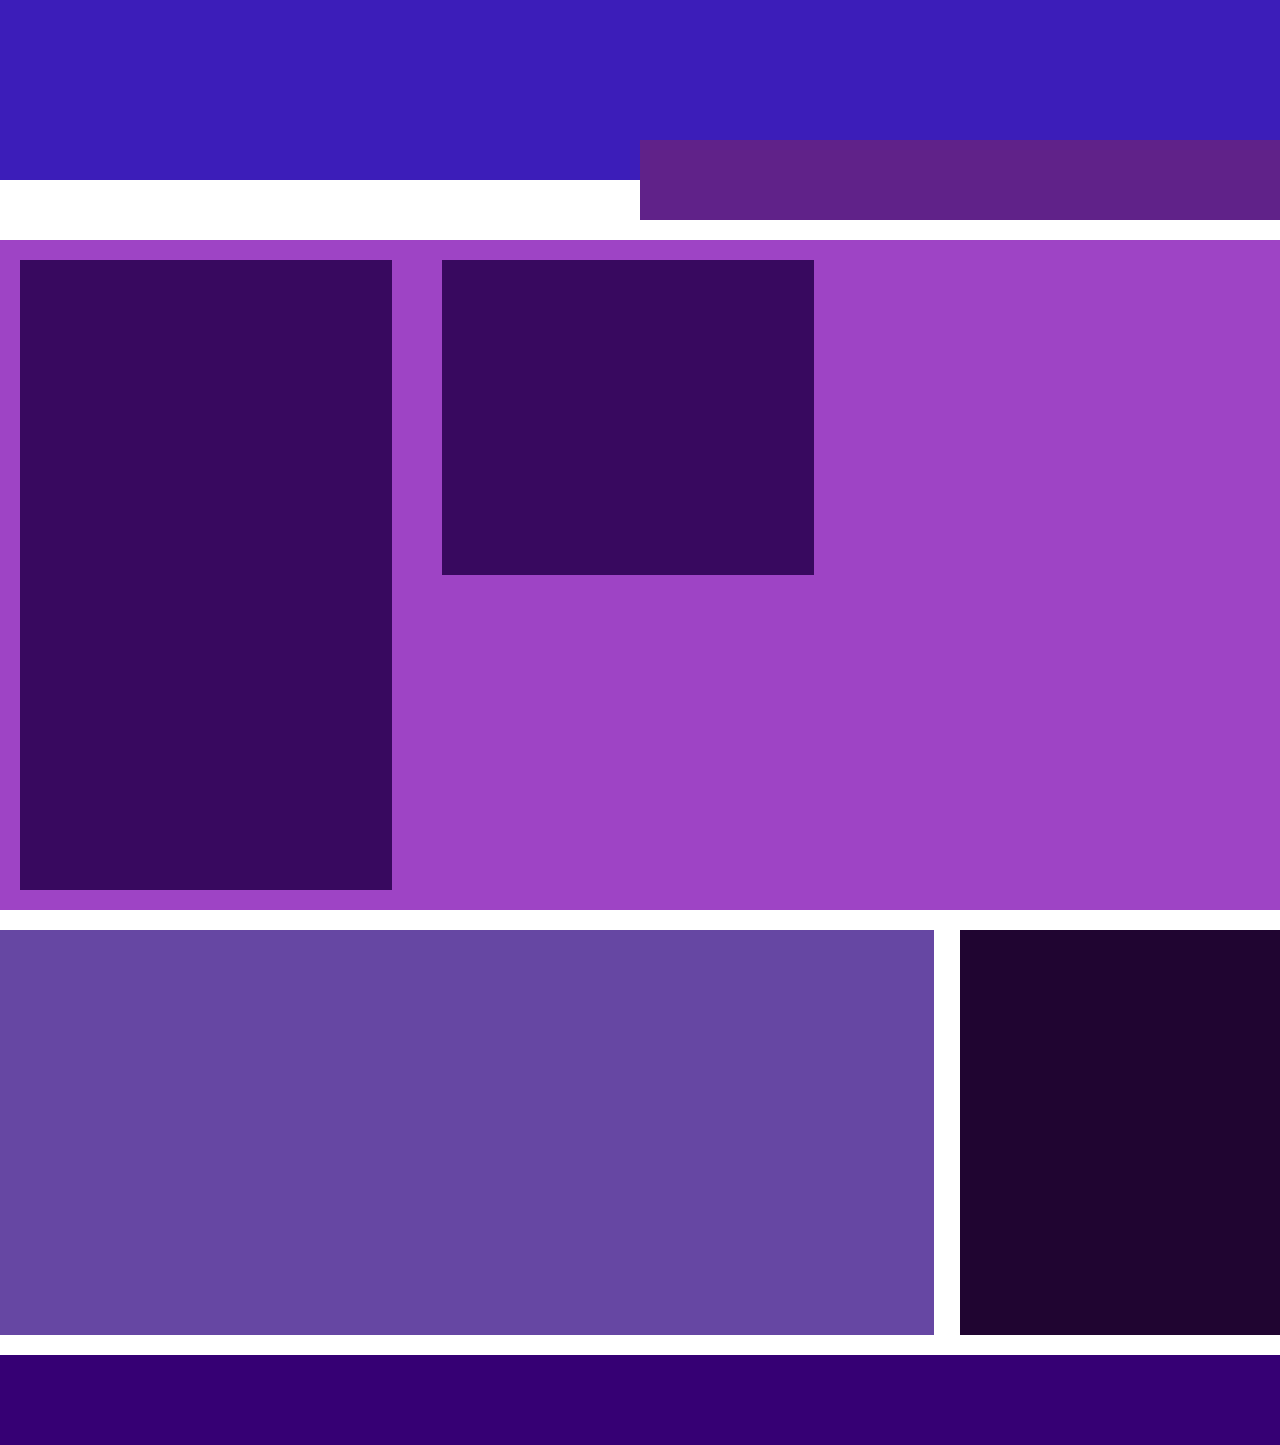
<file: 04_estructura3/index.html>
<!DOCTYPE html>
<html lang="es">
<head>
    <meta charset="UTF-8">
    <meta name="viewport" content="width=device-width, initial-scale=1.0">
    <title>Tercera Estructura</title>
    <link rel="stylesheet" href="css/estilos.css">

</head>
<body>
    <header></header>
    <nav class="general"></nav>
    <section id="principal">
        <article></article>
        <article></article>
        <article></article>
    </section>
    <section id="secundario">
        <article id="uno"></article>
        <article id="dos"></article>
    </section>
    <footer></footer>
</body>
</html>
</file>
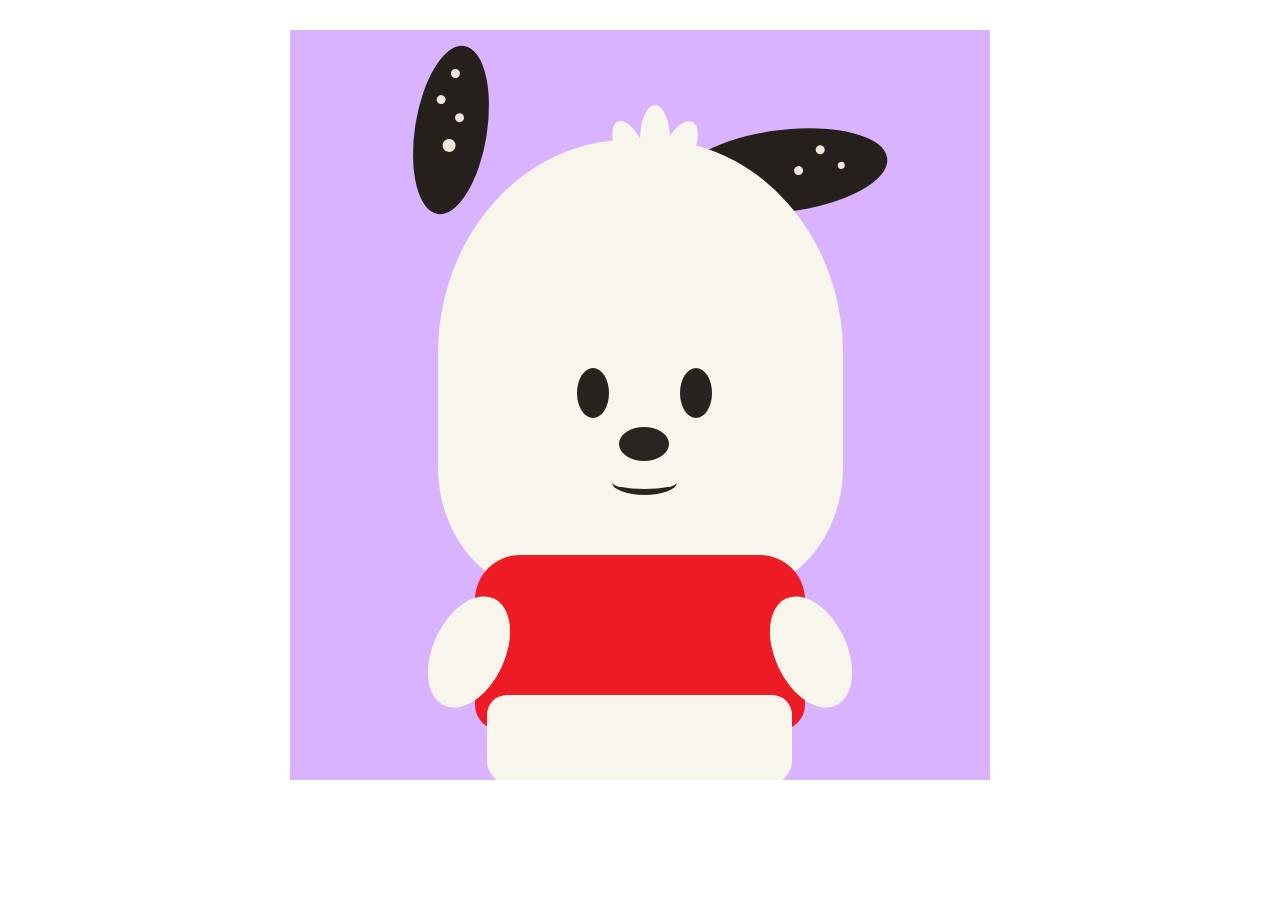
<file: 06_personaje/index.html>
<!DOCTYPE html>
<html lang="es">
<head>
    <meta charset="UTF-8">
    <meta name="viewport" content="width=device-width, initial-scale=1.0">
    <title>Personaje</title>
    <link rel="stylesheet" href="css/estilos.css">
</head>
<body>

    <section class="escena">

        <section class="personaje">

            <div class="antena antena_izquierda">
                <span class="puntito p1"></span>
                <span class="puntito p2"></span>
                <span class="puntito p3"></span>
                <span class="puntito p4"></span>
            </div>

            <div class="antena antena_derecha">
                <span class="puntito p1"></span>
                <span class="puntito p2"></span>
                <span class="puntito p3"></span>
            </div>

            <div class="mechon mechon_uno"></div>
            <div class="mechon mechon_dos"></div>
            <div class="mechon mechon_tres"></div>

            <div class="cabeza"></div>

            <section class="ojos">
                <div class="ojo"></div>
                <div class="ojo"></div>
            </section>

            <div class="nariz"></div>
            <div class="boca"></div>

            <section class="playera">
                <div class="brazo brazo_izquierdo"></div>
                <div class="brazo brazo_derecho"></div>
            </section>

            <div class="panza"></div>

            <div class="pierna pierna_izquierda">
                <div class="pie"></div>
            </div>

            <div class="pierna pierna_derecha">
                <div class="pie"></div>
            </div>

        </section>

    </section>

</body>
</html>
</file>
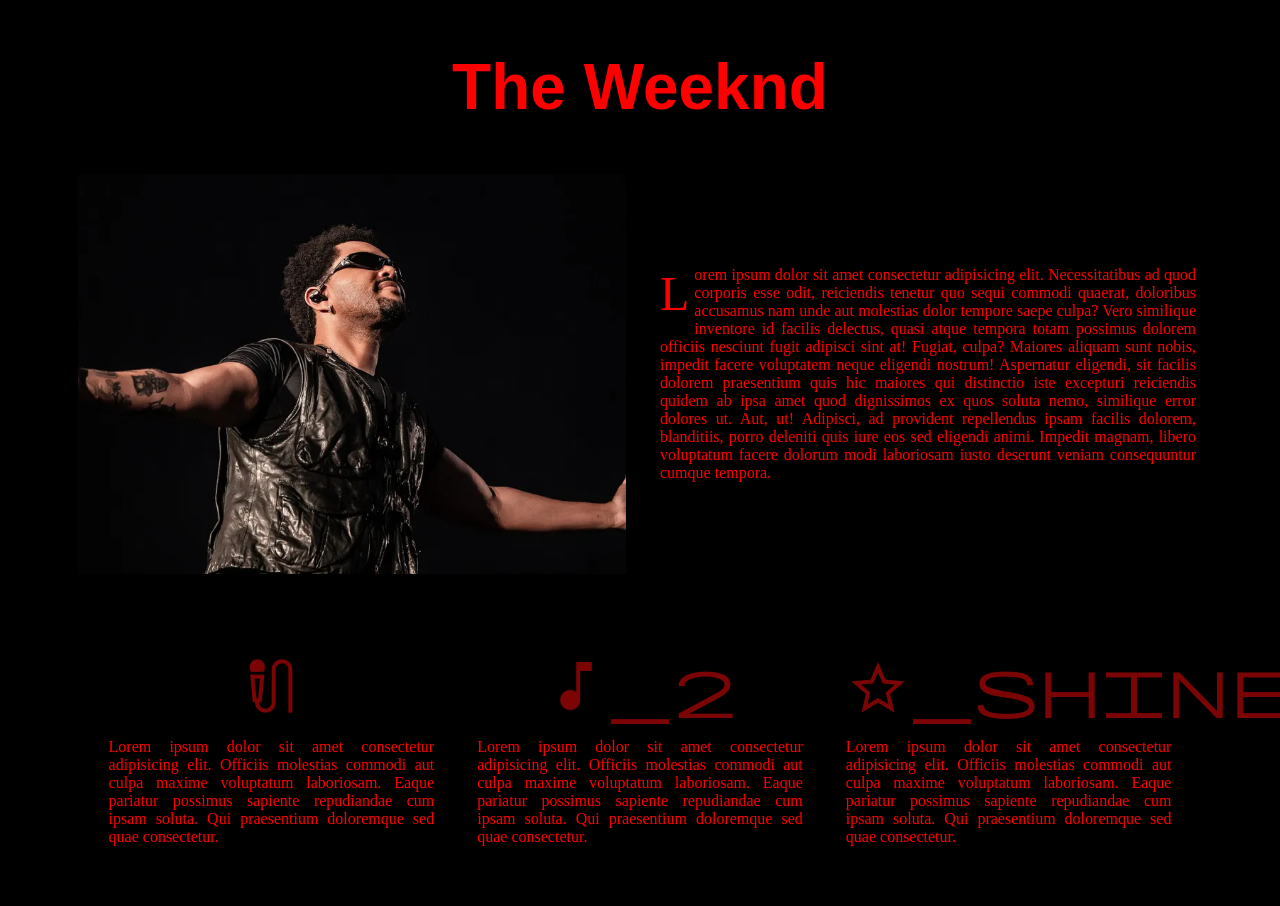
<file: 07_contenido/index.html>
<!DOCTYPE html>
<html lang="es">
<head>
    <meta charset="UTF-8">
    <meta name="viewport" content="width=device-width, initial-scale=1.0">
    <title>The Weeknd</title>
    <link rel="stylesheet" href="https://fonts.googleapis.com/css2?family=Material+Symbols+Outlined" />
   <link rel="stylesheet" href="css/estilos.css">
</head>
<body>
    <h1>The Weeknd</h1>
        <section class="principal">
            <article class="imagen">
                <img src="imagen/weeknd.webp" alt="cantante">
            </article>
            <article class="texto">
                <p>
                   Lorem ipsum dolor sit amet consectetur adipisicing elit. Necessitatibus ad quod corporis esse odit, reiciendis tenetur quo sequi commodi quaerat, doloribus accusamus nam unde aut molestias dolor tempore saepe culpa?
                   Vero similique inventore id facilis delectus, quasi atque tempora totam possimus dolorem officiis nesciunt fugit adipisci sint at! Fugiat, culpa? Maiores aliquam sunt nobis, impedit facere voluptatem neque eligendi nostrum!
                   Aspernatur eligendi, sit facilis dolorem praesentium quis hic maiores qui distinctio iste excepturi reiciendis quidem ab ipsa amet quod dignissimos ex quos soluta nemo, similique error dolores ut. Aut, ut!
                   Adipisci, ad provident repellendus ipsam facilis dolorem, blanditiis, porro deleniti quis iure eos sed eligendi animi. Impedit magnam, libero voluptatum facere dolorum modi laboriosam iusto deserunt veniam consequuntur cumque tempora.
                </p>
            </article>
        </section>

    <section class="espacios">

            <article class="parrafos">
                <span class="material-symbols-outlined">
                mic_external_on
                </span>
                <p>
                Lorem ipsum dolor sit amet consectetur adipisicing elit. Officiis molestias commodi aut culpa maxime voluptatum laboriosam. Eaque pariatur possimus sapiente repudiandae cum ipsam soluta. Qui praesentium doloremque sed quae consectetur.
                </p>
            </article>    
            <article class="parrafos">
                <span class="material-symbols-outlined">
                music_note_2
                </span>
                <p>
                Lorem ipsum dolor sit amet consectetur adipisicing elit. Officiis molestias commodi aut culpa maxime voluptatum laboriosam. Eaque pariatur possimus sapiente repudiandae cum ipsam soluta. Qui praesentium doloremque sed quae consectetur.
                </p>
            </article>    
            <article class="parrafos">
                <span class="material-symbols-outlined">
                star_shine
                </span>
                <p>
                Lorem ipsum dolor sit amet consectetur adipisicing elit. Officiis molestias commodi aut culpa maxime voluptatum laboriosam. Eaque pariatur possimus sapiente repudiandae cum ipsam soluta. Qui praesentium doloremque sed quae consectetur.
                </p>
            </article>    
    </section>       
    
</body>
</html>
</file>
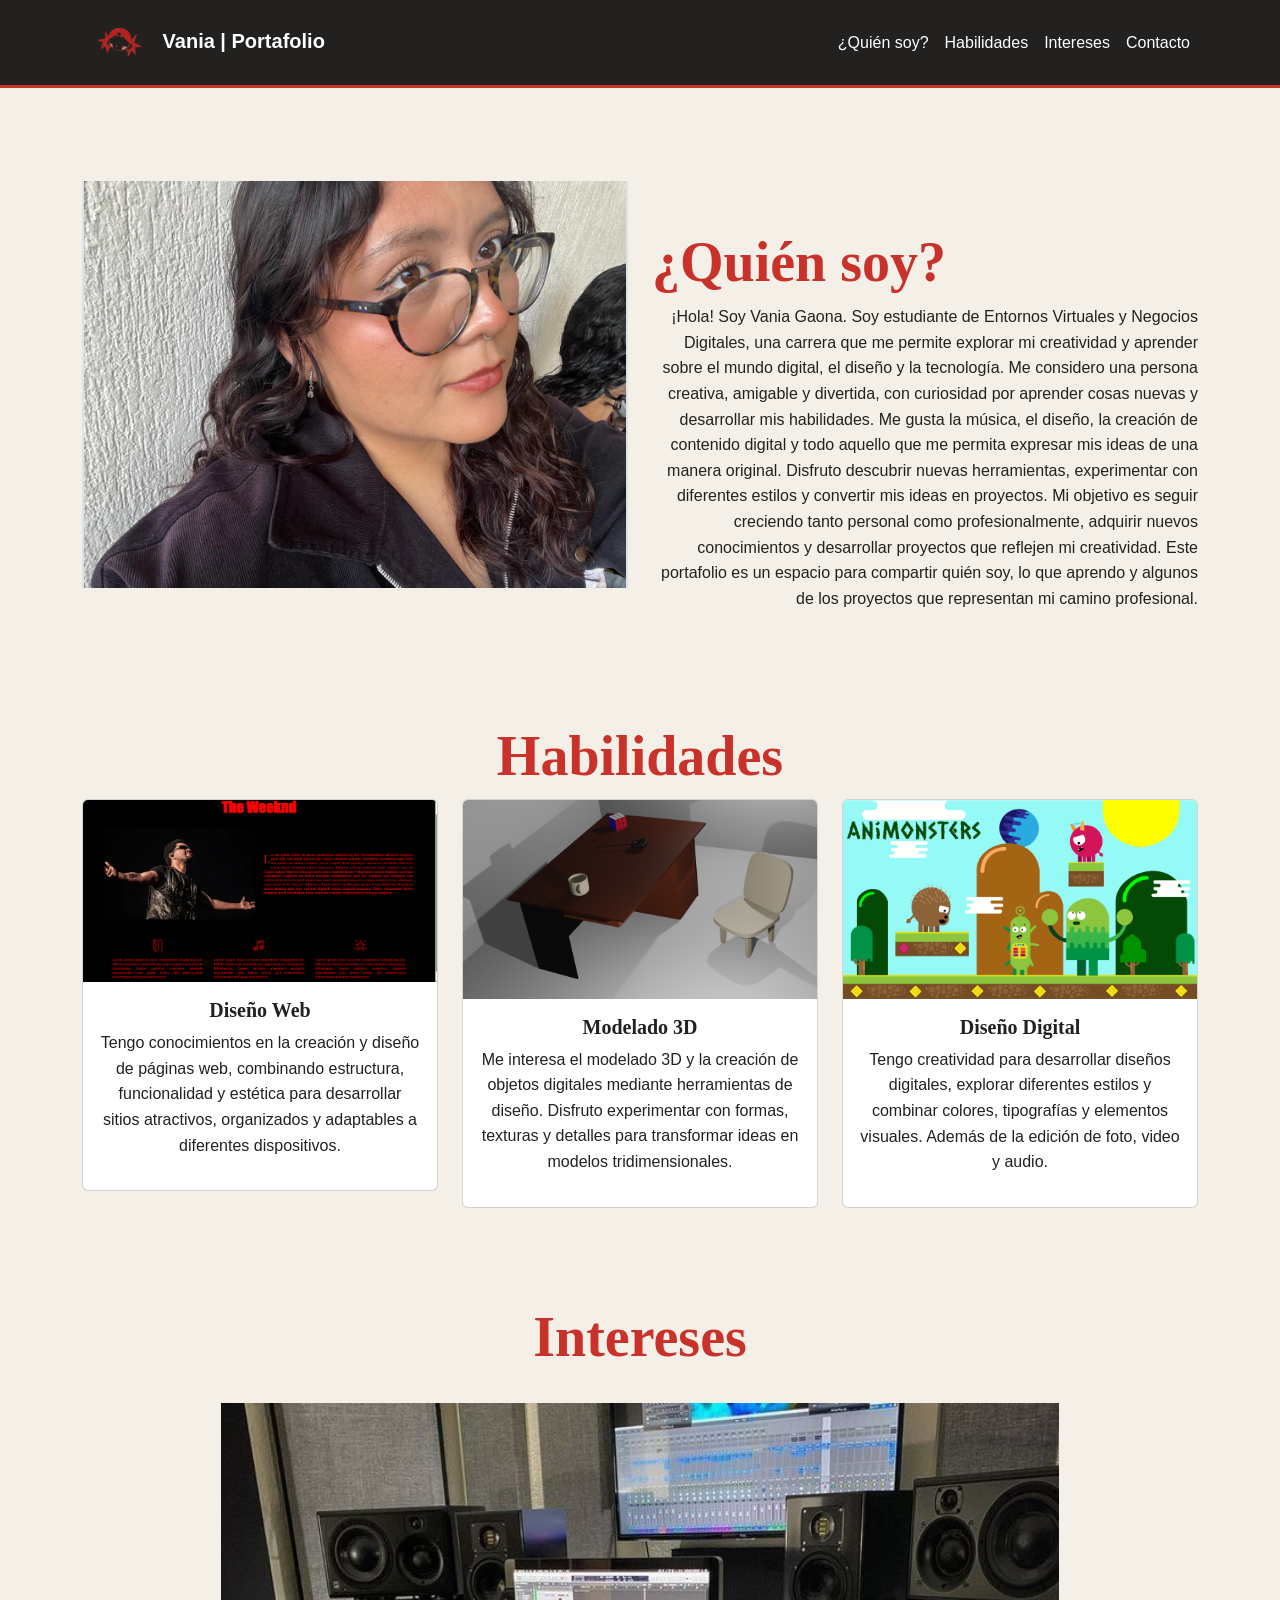
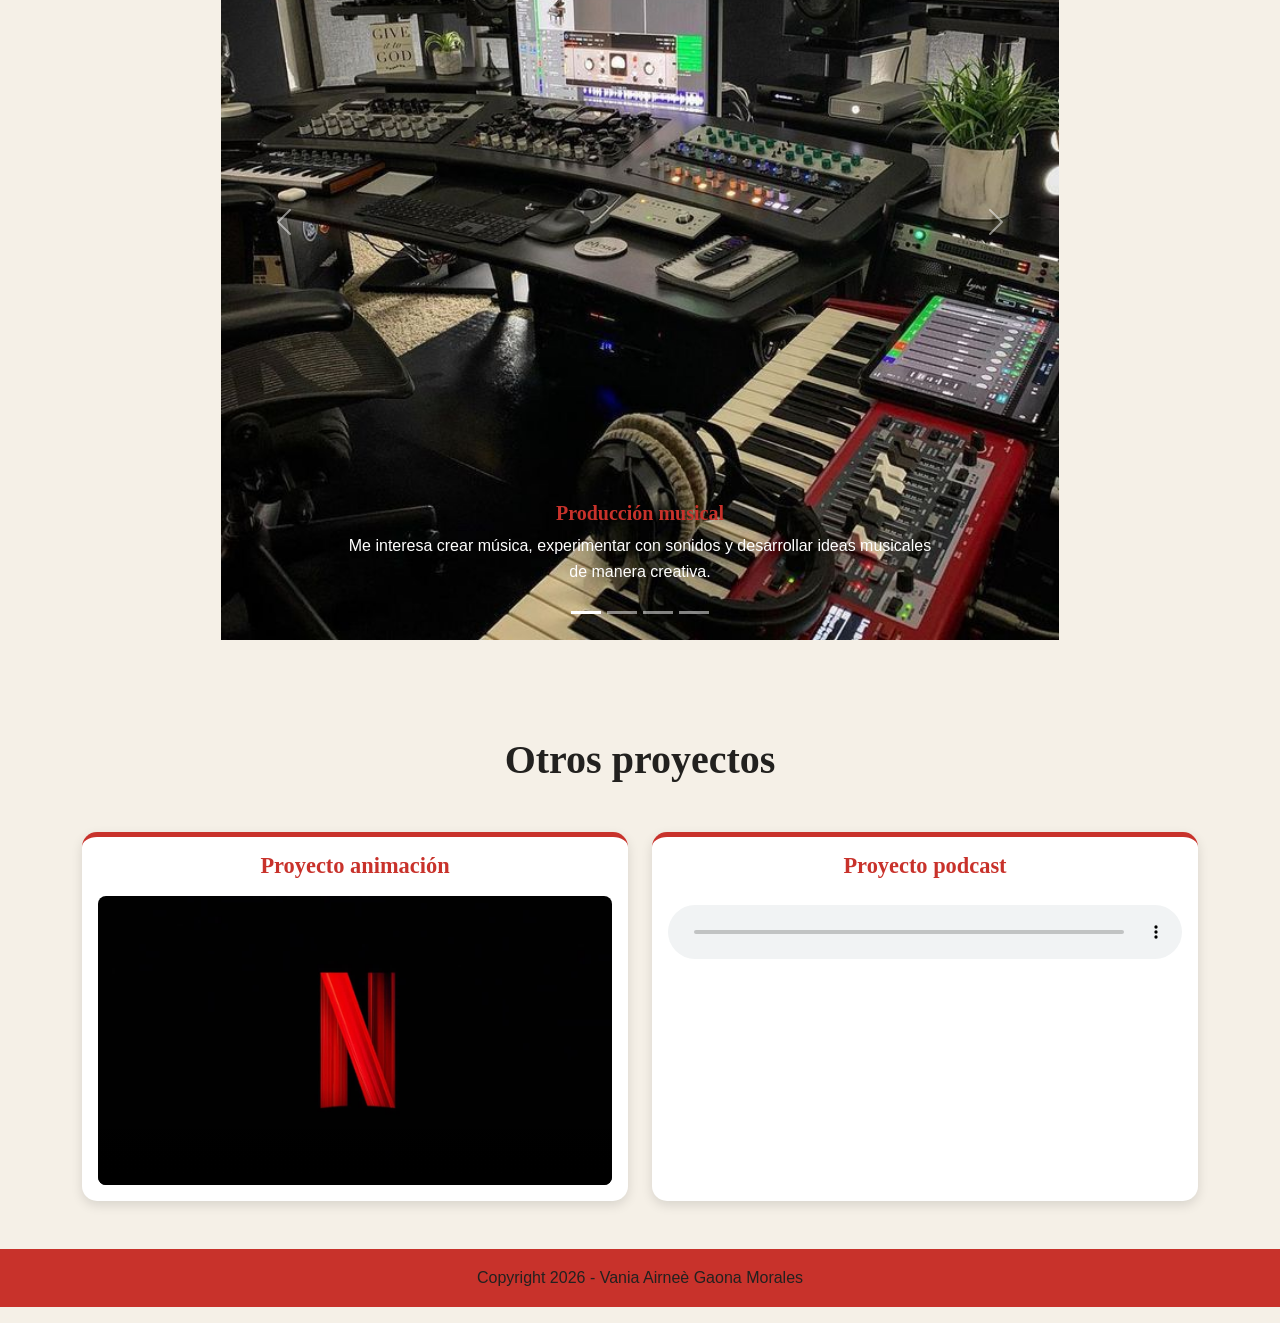
<file: 07_sitiopersonal/index.html>
<!DOCTYPE html>
<html lang="es">

<head>
    <meta charset="UTF-8">
    <meta name="viewport" content="width=device-width, initial-scale=1.0">
    <meta name="author" content="Vania Gaona Morales">
    <meta name="description" content="Portafolio personal de Vania Gaona Morales">
    <meta name="keywords" content="portafolio, diseño web, diseño digital, modelado 3D">

    <link rel="stylesheet" href="css/bootstrap.min.css">
    <link rel="stylesheet" href="css/estilos.css">
    <link rel="shortcut icon" href="iconos/favicon (1).ico" type="image/x-icon">

    <title>Contacto | Vania</title>
</head>
<body>

    <header class="navbar navbar-expand-lg navbar-dark py-0 fixed-top">
  <nav class="container">
    <a class="navbar-brand" href="#">
        <img src="imagenes/icon-removebg-preview.png" alt="Logo" class="d-inline-block align-text-middle logotipo">
        Vania | Portafolio
    </a>
    <button class="navbar-toggler" type="button" data-bs-toggle="collapse" data-bs-target="#navbarNavAltMarkup" aria-controls="navbarNavAltMarkup" aria-expanded="false" aria-label="Toggle navigation">
      <span class="navbar-toggler-icon"></span>
    </button>
    <div class="collapse navbar-collapse" id="navbarNavAltMarkup">
        <div class="navbar-nav ms-auto">
            <a class="nav-link" href="index.html#quien">¿Quién soy?</a>
            <a class="nav-link" href="index.html#habilidades">Habilidades</a>
            <a class="nav-link" href="index.html#intereses">Intereses</a>
            <a class="nav-link" href="contacto.html">Contacto</a>
        </div>
    </div>
  </nav>
</header>

<section id="quien"class="container py-5 mt-5"> 
    <div class="row">
        <figure class="col-lg-6 col-10 offset-1 offset-lg-0">
            <img src="imagenes/yoop.jpeg" alt="Vania Gaona"class="img-fluid border-start border-end border-2">
        </figure>
        <article class="col-lg-6 col-10 offset-1 offset-lg-0 pt-lg-5 text-center text-lg-end">
            <h1 class="display-4 fw-bold text-lg-start ">¿Quién soy?</h1>
            <p id="parrafo" class="collapse d-lg-block">¡Hola! Soy Vania Gaona.

                Soy estudiante de Entornos Virtuales y Negocios Digitales, una carrera que me permite explorar mi creatividad y aprender sobre el mundo digital, el diseño y la tecnología. Me considero una persona creativa, amigable y divertida, con curiosidad por aprender cosas nuevas y desarrollar mis habilidades.

                Me gusta la música, el diseño, la creación de contenido digital y todo aquello que me permita expresar mis ideas de una manera original. Disfruto descubrir nuevas herramientas, experimentar con diferentes estilos y convertir mis ideas en proyectos.

                Mi objetivo es seguir creciendo tanto personal como profesionalmente, adquirir nuevos conocimientos y desarrollar proyectos que reflejen mi creatividad. 
                Este portafolio es un espacio para compartir quién soy, lo que aprendo y algunos de los proyectos que representan mi camino profesional.</p>
        <a class="btn btn-primary d-lg-none" data-bs-toggle="collapse" href="#parrafo" role="button" aria-expanded="false" aria-controls="collapseExample">
    Leer más... 
        </a>
        </article>
    </div>
</section>

<section id="habilidades" class="container py-5">
    <h1 class="display-4 fw-bold text-center">Habilidades</h1>
    <div class="row">
        <article class="col-10 offset-1 col-md-6 offset-md-0 col-lg-4 mb-4 mb-lg-0">
            <div class="card">
                <img src="imagenes/Captura de pantalla 2026-10-25 181118.png" class="card-img-top" alt="Diseño Web">
                <div class="card-body">
                    <h5 class="card-title fw-bold text-start text-lg-center">Diseño Web</h5>
                    <p class="card-text d-none d-lg-block text-center">Tengo conocimientos en la creación y diseño de páginas web, combinando estructura, funcionalidad y estética para desarrollar sitios atractivos, organizados y adaptables a diferentes dispositivos.</p>
                    <a href="#" class="btn btn-primary d-lg-none" data-bs-toggle="modal" data-bs-target="#proy_dw">Ver Proyecto</a>
                </div>
            </div>
        </article>
        <article class="col-10 offset-1 col-md-6 offset-md-0 col-lg-4 mb-4 mb-lg-0">
            <div class="card">
                <img src="imagenes/vista_4.png" class="card-img-top" alt="Modelado 3D">
                <div class="card-body">
                    <h5 class="card-title fw-bold text-start text-lg-center">Modelado 3D</h5>
                    <p class="card-text d-none d-lg-block text-center">Me interesa el modelado 3D y la creación de objetos digitales mediante herramientas de diseño. Disfruto experimentar con formas, texturas y detalles para transformar ideas en modelos tridimensionales.</p>
                    <a href="#" class="btn btn-primary d-lg-none" data-bs-toggle="modal" data-bs-target="#proy_m3d">Ver Proyecto</a>
                </div>
            </div>
        </article>
        <article class="col-10 offset-1 col-md-6 offset-md-0 col-lg-4 mb-4 mb-lg-0">
            <div class="card">
                <img src="imagenes/Actividad10_GaonaMorales_VaniaAirneé (1).png" class="card-img-top" alt="Diseño Digital">
                <div class="card-body">
                    <h5 class="card-title fw-bold text-start text-lg-center">Diseño Digital</h5>
                    <p class="card-text d-none d-lg-block text-center">Tengo creatividad para desarrollar diseños digitales, explorar diferentes estilos y combinar colores, tipografías y elementos visuales. Además de la edición de foto, video y audio.</p>
                    <a href="#" class="btn btn-primary d-lg-none" data-bs-toggle="modal" data-bs-target="#proy_dd">Ver Proyecto</a>
                </div>
            </div>
        </article>
    </div>
</section>

<section id="intereses" class="container-fluid py-3 py-lg-5">

    <h1 class="display-4 fw-bold text-center pb-3">
        Intereses
    </h1>

    <div id="carouselExampleCaptions" class="carousel slide mt-3 col-10 offset-1 col-lg-8 offset-lg-2" data-bs-ride="carousel">

        <div class="carousel-indicators">
            <button type="button" data-bs-target="#carouselExampleCaptions" data-bs-slide-to="0" class="active" aria-current="true" aria-label="Slide 1"></button>
            <button type="button" data-bs-target="#carouselExampleCaptions" data-bs-slide-to="1" aria-label="Slide 2"></button>
            <button type="button" data-bs-target="#carouselExampleCaptions" data-bs-slide-to="2" aria-label="Slide 3"></button>
            <button type="button" data-bs-target="#carouselExampleCaptions" data-bs-slide-to="3" aria-label="Slide 4"></button>
        </div>

        <div class="carousel-inner">

            <div class="carousel-item active">
                <img src="imagenes/Producción musical.jpg" class="d-block w-100" alt="Producción musical">
                <div class="carousel-caption d-none d-md-block">
                    <h5>Producción musical</h5>
                    <p>Me interesa crear música, experimentar con sonidos y desarrollar ideas musicales de manera creativa.</p>
                </div>
            </div>

            <div class="carousel-item">
                <img src="imagenes/Dirección cinematografica.jpg" class="d-block w-100" alt="Dirección cinematográfica">
                <div class="carousel-caption d-none d-md-block">
                    <h5>Dirección cinematográfica</h5>
                    <p>Me apasiona contar historias a través de imágenes, escenas y narrativas visuales.</p>
                </div>
            </div>

            <div class="carousel-item">
                <img src="imagenes/diseño web.jpg" class="d-block w-100" alt="Diseño web">
                <div class="carousel-caption d-none d-md-block">
                    <h5>Diseño web</h5>
                    <p>Me gusta crear sitios web atractivos, funcionales y con diseños originales.</p>
                </div>
            </div>

            <div class="carousel-item">
                <img src="imagenes/branding.jpeg" class="d-block w-100" alt="Branding">
                <div class="carousel-caption d-none d-md-block">
                    <h5>Branding</h5>
                    <p>Desarrollo de identidad visual que reflejen la esencia y personalidad de cada marca.</p>
                </div>
            </div>

        </div>

        <button class="carousel-control-prev" type="button" data-bs-target="#carouselExampleCaptions" data-bs-slide="prev">
            <span class="carousel-control-prev-icon" aria-hidden="true"></span>
            <span class="visually-hidden">Anterior</span>
        </button>

        <button class="carousel-control-next" type="button" data-bs-target="#carouselExampleCaptions" data-bs-slide="next">
            <span class="carousel-control-next-icon" aria-hidden="true"></span>
            <span class="visually-hidden">Siguiente</span>
        </button>

    </div>

</section>

<section class="container-fluid py-5" id="menu_media">

    <h1 class="titulo text-center mb-5">Otros proyectos</h1>

    <div class="container">
        <div class="row justify-content-center g-4">
            <article class="col-12 col-md-10 col-lg-6">
                <div class="multimedios h-100 p-3">
                    <h2 class="text-center mb-3">Proyecto animación</h2>
                    <video
                        src="medios/Video Project 1.mp4"controls poster="imagenes/portada.jpg" class="w-100">
                    </video>
                </div>
            </article>

            <article class="col-12 col-md-10 col-lg-6">
                <div class="multimedios h-100 p-3">
                    <h2 class="text-center mb-3">Proyecto podcast</h2>
                    <audio controls class="w-100">
                        <source src="medios/valerie.mp4" type="audio/mp4">
                    </audio>
                </div>
            </article>
        </div>
    </div>
</section>

<footer class="container-fluid text-white text-center">
    <p class="py-3
    ">Copyright 2026 - Vania Airneè Gaona Morales</p>
</footer>

<!-- Modal Diseño Web -->
<div class="modal fade" id="proy_dw" tabindex="-1" aria-labelledby="titulo_dw" aria-hidden="true">
  <div class="modal-dialog">
    <div class="modal-content">
      <div class="modal-header">
        <h1 class="modal-title fs-5 fw-bold" id="titulo_dw">Diseño Web</h1>
        <button type="button" class="btn-close" data-bs-dismiss="modal" aria-label="Close"></button>
      </div>
      <div class="modal-body">
        En este proyecto trabajé en el diseño y desarrollo de una página web,
        utilizando HTML y CSS para organizar el contenido y darle estilo.
        <img src="imagenes/Captura de pantalla 2026-10-25 181118.png" class="img-fluid mt-3" alt="Proyecto de Diseño Web">
      </div>
      <div class="modal-footer">
        <button type="button" class="btn btn-secondary" data-bs-dismiss="modal">Cerrar</button>
      </div>
    </div>
  </div>
</div>

<!-- Modal Modelado 3D -->
<div class="modal fade" id="proy_m3d" tabindex="-1" aria-labelledby="titulo_m3d" aria-hidden="true">
  <div class="modal-dialog">
    <div class="modal-content">
      <div class="modal-header">
        <h1 class="modal-title fs-5 fw-bold" id="titulo_m3d">Modelado 3D</h1>
        <button type="button" class="btn-close" data-bs-dismiss="modal" aria-label="Close"></button>
      </div>
      <div class="modal-body">
        En este proyecto realicé un modelo tridimensional, trabajando con la forma,
        los detalles y la composición del objeto.
        <img src="imagenes/vista_4.png" class="img-fluid mt-3" alt="Proyecto de Modelado 3D">
      </div>
      <div class="modal-footer">
        <button type="button" class="btn btn-secondary" data-bs-dismiss="modal">Cerrar</button>
      </div>
    </div>
  </div>
</div>

<!-- Modal Diseño Digital -->
<div class="modal fade" id="proy_dd" tabindex="-1" aria-labelledby="titulo_dd" aria-hidden="true">
  <div class="modal-dialog">
    <div class="modal-content">
      <div class="modal-header">
        <h1 class="modal-title fs-5 fw-bold" id="titulo_dd">Diseño Digital</h1>
        <button type="button" class="btn-close" data-bs-dismiss="modal" aria-label="Close"></button>
      </div>
      <div class="modal-body">
        En este proyecto desarrollé una propuesta de diseño digital, cuidando
        los elementos visuales, los colores y la composición.
        <img src="imagenes/Actividad10_GaonaMorales_VaniaAirneé (1).png" class="img-fluid mt-3" alt="Proyecto de Diseño Digital">
      </div>
      <div class="modal-footer">
        <button type="button" class="btn btn-secondary" data-bs-dismiss="modal">Cerrar</button>
      </div>
    </div>
  </div>
</div>

   

   <!-- <script src="https://cdn.jsdelivr.net/npm/bootstrap@5.3.8/dist/js/bootstrap.bundle.min.js" integrity="sha384-FKyoEForCGlyvwx9Hj09JcYn3nv7wiPVlz7YYwJrWVcXK/BmnVDxM+D2scQbITxI" crossorigin="anonymous"></script> -->
     <script src="js/bootstrap.bundle.min.js"></script>
</body>
</html>
</file>
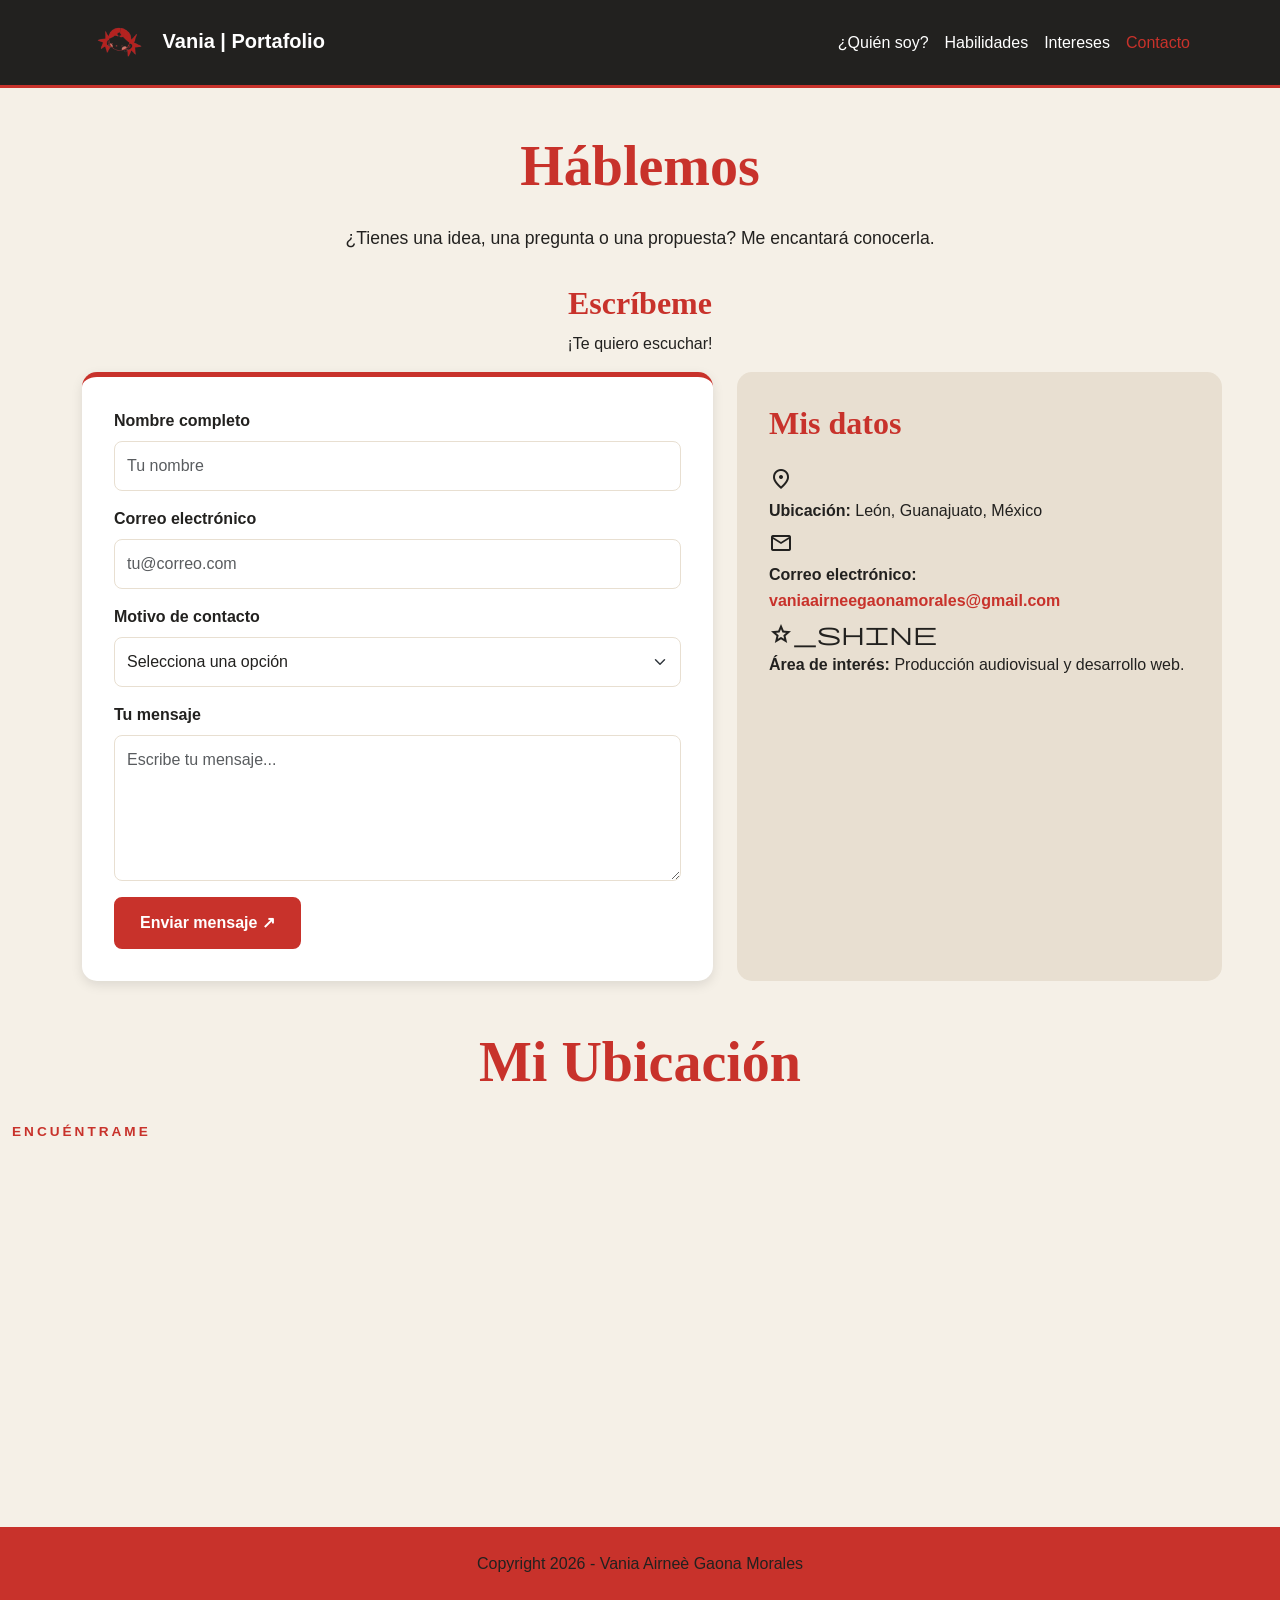
<file: 07_sitiopersonal/contacto.html>
<!DOCTYPE html>
<html lang="es">
<head>
    <meta charset="UTF-8">
    <meta name="viewport" content="width=device-width, initial-scale=1.0">

    <meta name="author" content="Vania Gaona Morales">
    <meta name="description" content="Contacta a Vania, conoce sus proyectos de diseño digital y web.">
    <meta name="keywords" content="contacto, portafolio, diseño web, diseño digital">
    
    <link rel="stylesheet" href="css/bootstrap.min.css">
    <link rel="stylesheet" href="css/estilos.css">
    <link rel="shortcut icon" href="iconos/favicon (1).ico" type="image/x-icon">
    <link rel="stylesheet" href="https://fonts.googleapis.com/css2?family=Material+Symbols+Outlined" />
    <title>Contacto | Vania</title>
</head>

<body>

    <header class="navbar navbar-expand-lg navbar-dark py-0 fixed-top">
  <nav class="container">
    <a class="navbar-brand" href="index.html">
    <img src="imagenes/icon-removebg-preview.png"
         alt="Logo"
         class="d-inline-block align-text-middle logotipo">
    Vania | Portafolio
    </a>
    <button class="navbar-toggler" type="button" data-bs-toggle="collapse" data-bs-target="#navbarNavAltMarkup" aria-controls="navbarNavAltMarkup" aria-expanded="false" aria-label="Toggle navigation">
      <span class="navbar-toggler-icon"></span>
    </button>
    <div class="collapse navbar-collapse" id="navbarNavAltMarkup">
        <div class="navbar-nav ms-auto">
            <a class="nav-link" href="index.html#quien">¿Quién soy?</a>
            <a class="nav-link" href="index.html#habilidades">Habilidades</a>
            <a class="nav-link" href="index.html#intereses">Intereses</a>
            <a class="nav-link active" href="contacto.html">Contacto</a>
        </div>
    </div>
  </nav>
</header>

            <section class="contacto-encabezado container text-center">
            <h1 class="display-4 fw-bold text-center  pb-3 d-none d-lg-block">Háblemos</h1>
            <p class="contacto-intro">
                ¿Tienes una idea, una pregunta o una propuesta?
                Me encantará conocerla.
            </p>
        </section>

        <section class="container contacto-principal">
            <div class="text-center contacto-subtitulo">
                <h2>Escríbeme</h2>
                <p>¡Te quiero escuchar!</p>
            </div>

            <div class="row g-5">
                <article class="col-12 col-lg-7">
                    <form class="formulario-contacto" action="#" method="post">

                        <div class="mb-3">
                            <label for="nombre" class="form-label">
                                Nombre completo
                            </label>
                            <input type="text" class="form-control"
                                id="nombre" name="nombre"
                                placeholder="Tu nombre" required>
                        </div>

                        <div class="mb-3">
                            <label for="correo" class="form-label">
                                Correo electrónico
                            </label>
                            <input type="email" class="form-control"
                                id="correo" name="correo"
                                placeholder="tu@correo.com" required>
                        </div>

                        <div class="mb-3">
                            <label for="asunto" class="form-label">
                                Motivo de contacto
                            </label>
                            <select class="form-select" id="asunto"
                                name="asunto" required>
                                <option value="" selected disabled>
                                    Selecciona una opción
                                </option>
                                <option value="proyecto">Propuesta de proyecto</option>
                                <option value="diseno">Diseño digital o web</option>
                                <option value="colaboracion">Colaboración</option>
                                <option value="otro">Otro motivo</option>
                            </select>
                        </div>

                        <div class="mb-3">
                            <label for="mensaje" class="form-label">
                                Tu mensaje
                            </label>
                            <textarea class="form-control"
                                id="mensaje" name="mensaje"
                                rows="5"
                                placeholder="Escribe tu mensaje..."
                                required></textarea>
                        </div>

                        <button type="submit" class="btn btn-contacto">
                            Enviar mensaje ↗
                        </button>
                    </form>
                </article>

                <aside class="col-12 col-lg-5 datos-contacto">
                    <h2>Mis datos</h2>

                    <div class="dato-contacto">
                        <span class="material-symbols-outlined">
                        location_on
                        </span>
                        <p>
                            <strong>Ubicación:</strong>
                            León, Guanajuato, México
                        </p>
                    </div>

                    <div class="dato-contacto">
                        <span class="material-symbols-outlined">
                        mail
                        </span>
                        <p>
                            <strong>Correo electrónico:</strong>
                            <a href="mailto:TU_CORREO@ejemplo.com">
                                vaniaairneegaonamorales@gmail.com
                            </a>
                        </p>
                    </div>

                    <div class="dato-contacto">
                        <span class="material-symbols-outlined">
                        star_shine
                        </span>
                        <p>
                            <strong>Área de interés:</strong>
                            Producción audiovisual y desarrollo web.
                        </p>
                    </div>
                </aside>
            </div>
        </section>

        <section id="contacto" class="container-fluid pt-2 pt-lg-5 pb-3">
             <h1 class="display-4 fw-bold text-center  pb-3 d-none d-lg-block"> Mi Ubicación</h1>
                <p class="contacto-etiqueta">ENCUÉNTRAME</p>
            </div>
            <div class="mapa-contacto">
                <iframe id="mapa" class="w-100" src="https://www.google.com/maps/embed?pb=!1m18!1m12!1m3!1d3723.226421618487!2d-101.58422372444078!3d21.06361708059441!2m3!1f0!2f0!3f0!3m2!1i1024!2i768!4f13.1!3m3!1m2!1s0x842b963652f40f0d%3A0xa7d88da0ad8eff8a!2sUniversidad%20Tecnol%C3%B3gica%20de%20Le%C3%B3n!5e0!3m2!1ses-419!2smx!4v1792979801558!5m2!1ses-419!2smx"  style="border:0;" allowfullscreen="" loading="lazy" referrerpolicy="strict-origin-when-cross-origin"></iframe>
            </div>
        </section>

    

    <footer class="text-center py-4">
        <p class="mb-0">
            Copyright 2026 - Vania Airneè Gaona Morales
        </p>
    </footer>

    <script src="js/bootstrap.bundle.min.js"></script>
</body>
</html>
```
</file>
<file: 04_estructura3/css/estilos.css>
*{
    margin: 0;
    padding: 0;
    box-sizing: border-box;
}

body{
    font-size: 0px;
}

header{
    height: 180px;
    background-color: #3c1db9;
}

nav{
    width: 50%;
    height: 135px;
    margin-left: 50%;
    margin-top: -40px;
    background-color: #570096;
}

.general{
    height: 80px;
    background-color: #602289;
}

section{
    margin: 20px 0;
}



#principal{
    background-color: #9e44c5;
    padding: 20px;
}

#principal article{
    display: inline-block;
    width: 30%;
    height: 315px;
    background-color: #38095f;
    margin-right: 4%;
}


#secundario article{
    display: inline-block;
    height: 405px;
}

#uno{
    width: 73%;
    background-color: #6647a3;
    margin-right: 2%;
}

#dos{
    width: 25%;
    background-color: #200531;
}


footer{
    height: 90px;
    background-color: #360074;
}
</file>
<file: 06_personaje/css/estilos.css>
* {
    margin: 0;
    padding: 0;
    box-sizing: border-box;
}

body {
    font-size: 0;
}

/* ESCENARIO */

.escena {
    width: 700px;
    height: 750px;
    margin: 30px auto;
    position: relative;
    overflow: hidden;
    background-color: #dab3ff;
}

/* PERSONAJE */

.personaje {
    width: 520px;
    height: 760px;
    position: absolute;
    left: 90px;
    top: 15px;
}

/* - ANTENA IZQUIERDA ---------------- */

.antena_izquierda {
    width: 72px;
    height: 170px;
    left: 35px;
    top: 0;
    background-color: #25201c;
    position: absolute;
    border-radius: 50%;
    transform: rotate(9deg);
    z-index: 1;
}

/* - ANTENA DERECHA - */

.antena_derecha {
    width: 210px;
    height: 82px;
    right: 12px;
    top: 85px;
    background-color: #25201c;
    position: absolute;
    border-radius: 50%;
    transform: rotate(-7deg);
    z-index: 1;
}

/* PUNTOS */

.puntito {
    width: 9px;
    height: 9px;
    background-color: #eee8dc;
    border-radius: 50%;
    position: absolute;
}

.antena_izquierda .p1 {
    left: 27px;
    top: 24px;
}

.antena_izquierda .p2 {
    left: 17px;
    top: 52px;
}

.antena_izquierda .p3 {
    left: 38px;
    top: 67px;
}

.antena_izquierda .p4 {
    left: 30px;
    top: 94px;
    width: 13px;
    height: 13px;
}

.antena_derecha .p1 {
    left: 140px;
    top: 20px;
}

.antena_derecha .p2 {
    left: 116px;
    top: 38px;
}

.antena_derecha .p3 {
    left: 160px;
    top: 39px;
    width: 7px;
    height: 7px;
}

/* -MECHONES -*/

.mechon {
    background-color: #f8f5ec;
    position: absolute;
    z-index: 3;
    border-radius: 70% 70% 30% 30%;
}

.mechon_uno {
    width: 28px;
    height: 62px;
    left: 236px;
    top: 74px;
    transform: rotate(-23deg);
}

.mechon_dos {
    width: 30px;
    height: 70px;
    left: 260px;
    top: 60px;
}

.mechon_tres {
    width: 29px;
    height: 58px;
    left: 285px;
    top: 74px;
    transform: rotate(27deg);
}

/* - CABEZA - */

.cabeza {
    width: 405px;
    height: 455px;
    position: absolute;
    left: 58px;
    top: 95px;
    background-color: #f8f5ec;
    border-radius: 47% 47% 28% 28%;
    z-index: 2;
}

/* - OJOS- */

.ojos {
    width: 135px;
    height: 55px;

    position: absolute;

    left: 197px;
    top: 320px;

    z-index: 5;

    display: flex;
    justify-content: space-between;
    align-items: center;
}

.ojo {
    width: 32px;
    height: 50px;

    background-color: #27231f;

    border-radius: 50%;
}


/* NARIZ */

.nariz {
    width: 50px;
    height: 34px;

    position: absolute;

    left: 239px;
    top: 382px;

    background-color: #29241f;

    border-radius: 50%;

    z-index: 6;
}


/* BOCA*/

.boca {
    width: 65px;
    height: 25px;

    position: absolute;

    left: 232px;
    top: 425px;

    border-bottom: 6px solid #29241f;

    border-radius: 0 0 50% 50%;

    z-index: 6;
}


/* - BRAZOS - */

.brazo {
    width: 72px;
    height: 118px;
    background-color: #f8f5ec;
    position: absolute;
    top: 38px;
    border-radius: 50%;
}

.brazo_izquierdo {
    left: -42px;
    transform: rotate(25deg);
}

.brazo_derecho {
    right: -42px;
    transform: rotate(-25deg);
}

.playera {
    width: 330px;
    height: 175px;
    position: absolute;
    left: 95px;
    top: 510px;
    background-color: #ed1c24;
    border-radius: 45px 45px 25px 25px;
    z-index: 7;
}

.panza {
    width: 305px;
    height: 115px;
    position: absolute;
    left: 107px;
    top: 650px;
    background-color: #f8f5ec;
    border-radius: 20px 20px 42% 42%;
    z-index: 8;
}

.pierna {
    width: 105px;
    height: 90px;
    position: absolute;
    top: 690px;
    background-color: #f8f5ec;
    border-radius: 0 0 40px 40px;
    z-index: 9;
}

.pierna_izquierda {
    left: 135px;
}

.pierna_derecha {
    left: 280px;
}

.pie {
    width: 105px;
    height: 40px;
    position: absolute;
    left: 0;
    bottom: 0;
    background-color: #f8f5ec;
    border-radius: 0 0 40px 40px;
}
</file>
<file: 07_contenido/css/estilos.css>
*{
    margin: 0;
    padding: 0;
    box-sizing: border-box;
}

body{
    font-size: 0px;
    background-color: #000000;
    color: #ff0000;
}


h1{
    font-family: Impact, Haettenschweiler, 'Arial Narrow Bold', sans-serif;
    font-size: 4rem;
    text-align: center;
    margin: 50px 0;
}



.principal{
    width: 90%;
    margin: 0 auto;
    text-align: center;
}



.imagen{
    width: 50%;
    display: inline-block;
    vertical-align: middle;
}

.imagen img{
    width: 95%;
    height: 400px;
    object-fit: cover;
}



.texto{
    width: 50%;
    display: inline-block;
    vertical-align: middle;
    padding: 20px;
}

.texto p{
    font-family: Cambria, Cochin, Georgia, Times, 'Times New Roman', serif;
    font-size: 1rem;
    text-align: justify;
}

.texto p::first-letter{
    font-size: 3rem;
    float: left;
    margin-right: 5px;
}



.espacios{
    width: 90%;
    margin: 70px auto 50px;
    text-align: center;
}



.parrafos{
    width: 30%;
    display: inline-block;
    vertical-align: top;
    margin: 0 1%;
    padding: 10px;
}



.parrafos span{
    color: #7b0404;
    font-size: 4rem;
    margin-bottom: 20px;
}



.parrafos p{
    font-family: Cambria, Cochin, Georgia, Times, 'Times New Roman', serif;
    font-size: 1rem;
    text-align: justify;
}
</file>
<file: 07_sitiopersonal/css/estilos.css>
.logotipo{
    width: 75px;
}

:root {
    --crema: #f5f0e7;
    --crema-oscuro: #e8dfd1;
    --negro: #22211f;
    --rojo: #c8322b;
    --blanco: #ffffff;
}


body {
    font-family: Arial, Helvetica, sans-serif;
    background-color: var(--crema);
    color: var(--negro);
}


h1, h2, h3, h4, h5, h6 {
    font-family: Georgia, "Times New Roman", serif;
    color: var(--rojo);
    font-weight: bold;
}


p {
    font-family: Arial, Helvetica, sans-serif;
    color: var(--negro);
    line-height: 1.6;
}


.navbar {
    background-color: var(--negro);
}

.navbar-brand,
.navbar .nav-link {
    color: var(--blanco);
}

.navbar .nav-link:hover,
.navbar .nav-link:focus {
    color: var(--rojo);
}

.btn-primary {
    background-color: var(--rojo);
    border-color: var(--rojo);
    color: var(--blanco);
}

.btn-primary:hover {
    background-color: var(--negro);
    border-color: var(--negro);
    color: var(--blanco);
}

.card {
    background-color: var(--blanco);
    color: var(--negro);
}

.modal-content {
    background-color: var(--crema);
    color: var(--negro);
}

.modal-title {
    color: var(--rojo);
}

footer {
    background-color: var(--rojo);
    color: var(--blanco);
}

#intereses .carousel-caption p {
    color: #ffffff;
}

#menu_media {
    background-color: var(--crema);
}

#menu_media .titulo {
    color: var(--negro);
    font-size: 2.5rem;
    font-weight: bold;
}

.multimedios {
    background-color: var(--blanco);
    border-top: 5px solid var(--rojo);
    border-radius: 15px;
    box-shadow: 0 4px 12px rgba(0, 0, 0, 0.12);
}

.multimedios h2 {
    color: var(--rojo);
    font-size: 1.4rem;
    font-weight: bold;
}

.multimedios video {
    display: block;
    width: 100%;
    height: auto;
    border-radius: 8px;
}

.multimedios audio {
    display: block;
    width: 100%;
    max-width: 100%;
    margin: 25px 0;
}

@media (max-width: 576px) {
    #menu_media .titulo {
        font-size: 2rem;
    }

    .multimedios h2 {
        font-size: 1.2rem;
    }
}

#mapa{
    height: 350px;
}


.navbar {
    background-color: var(--negro);
    border-bottom: 3px solid var(--rojo);
}

.navbar-brand {
    color: var(--blanco);
    font-weight: bold;
}

.navbar .nav-link {
    color: var(--blanco);
    transition: color 0.3s ease;
}

.navbar .nav-link:hover,
.navbar .nav-link:focus,
.navbar .nav-link.active {
    color: var(--rojo);
}

.logotipo {
    width: 75px;
    height: auto;
}

body {
    padding-top: 85px;
}

.contacto-encabezado {
    padding-top: 3rem;
    padding-bottom: 2rem;
}

.contacto-etiqueta {
    color: var(--rojo);
    font-size: 0.85rem;
    font-weight: bold;
    letter-spacing: 3px;
    margin-bottom: 0.75rem;
}

.contacto-titulo {
    color: var(--negro);
    font-size: 3rem;
    font-weight: bold;
    margin-bottom: 1rem;
}

.contacto-titulo span {
    color: var(--rojo);
}

.contacto-intro {
    max-width: 650px;
    margin: 0 auto;
    font-size: 1.1rem;
}

#menu_contact {
    padding-top: 2rem;
    padding-bottom: 2rem;
}

#menu_contact h2,
.contacto-ubicacion h2 {
    color: var(--rojo);
    font-weight: bold;
    margin-bottom: 1rem;
}

.formulario-contacto {
    background-color: var(--blanco);
    padding: 2rem;
    border-radius: 15px;
    border-top: 5px solid var(--rojo);
    box-shadow: 0 4px 12px rgba(0, 0, 0, 0.10);
}

.formulario-contacto .form-label {
    color: var(--negro);
    font-weight: bold;
}

.formulario-contacto .form-control,
.formulario-contacto .form-select {
    border: 1px solid var(--crema-oscuro);
    border-radius: 8px;
    padding: 0.75rem;
    color: var(--negro);
    background-color: var(--blanco);
}

.formulario-contacto .form-control:focus,
.formulario-contacto .form-select:focus {
    border-color: var(--rojo);
    box-shadow: 0 0 0 0.2rem rgba(200, 50, 43, 0.15);
}

.btn-contacto {
    background-color: var(--rojo);
    color: var(--blanco);
    border: 2px solid var(--rojo);
    border-radius: 8px;
    padding: 0.75rem 1.5rem;
    font-weight: bold;
    transition: all 0.3s ease;
}

.btn-contacto:hover {
    background-color: var(--negro);
    border-color: var(--negro);
    color: var(--blanco);
}

.datos-contacto {
    background-color: var(--crema-oscuro);
    border-radius: 15px;
    padding: 2rem;
    align-self: stretch;
}

.datos-contacto h2 {
    margin-bottom: 1.5rem;
}

.datos-contacto h3 {
    color: var(--negro);
    font-weight: bold;
}

.datos-contacto p {
    margin-bottom: 0.5rem;
}

.datos-contacto a {
    color: var(--rojo);
    font-weight: bold;
    text-decoration: none;
    overflow-wrap: anywhere;
}

.datos-contacto a:hover {
    color: var(--negro);
    text-decoration: underline;
}


.contacto-ubicacion {
    padding-top: 3rem;
    padding-bottom: 3rem;
}

.contacto-ubicacion iframe {
    width: 100%;
    height: 100%;
    border: 0;
    border-radius: 15px;
    box-shadow: 0 4px 12px rgba(0, 0, 0, 0.12);
}
</file>
